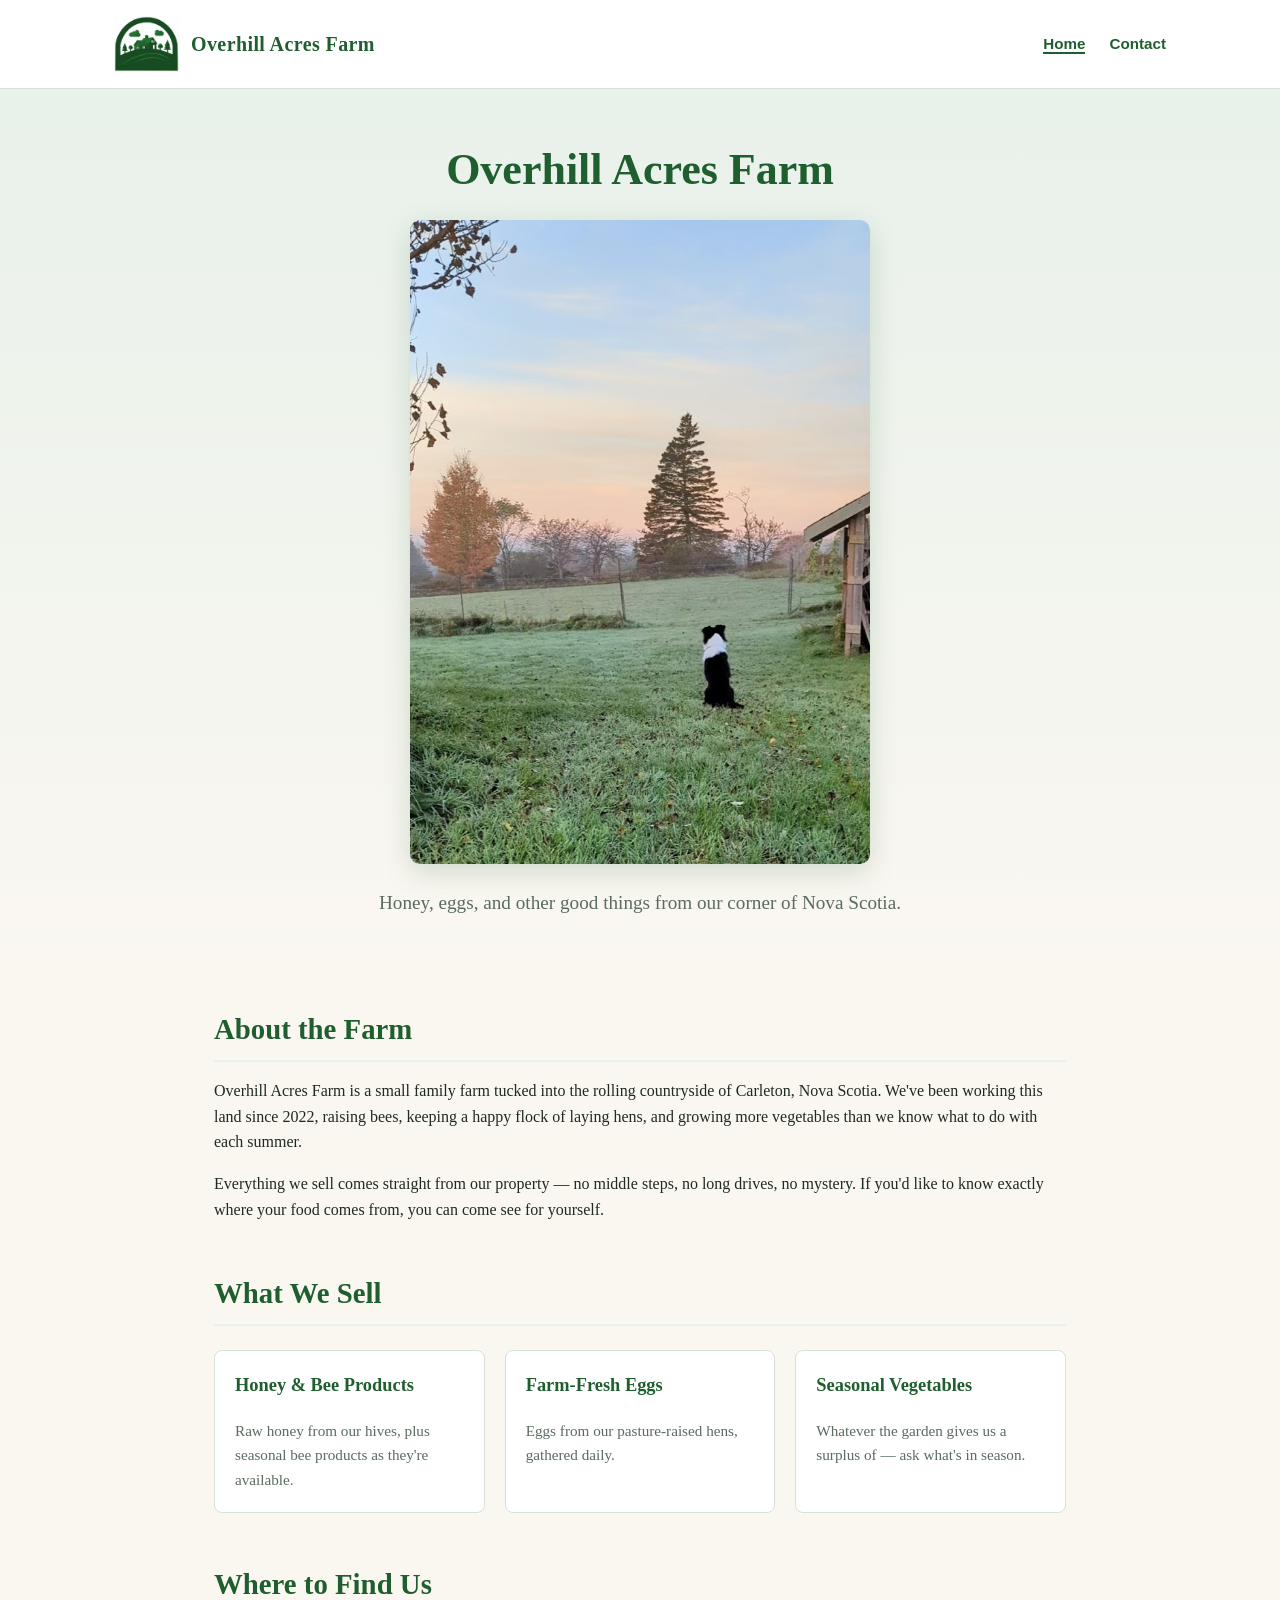
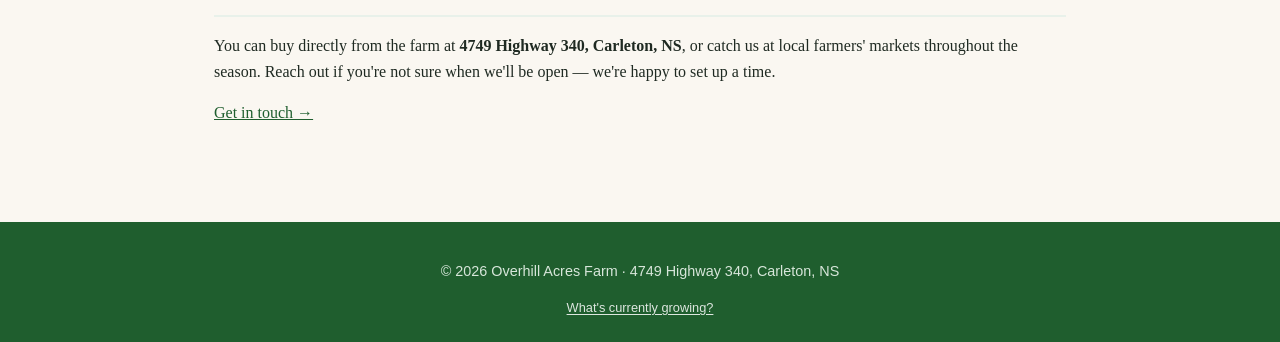
<file: index.html>
<!DOCTYPE html>
<html lang="en">
<head>
<meta charset="UTF-8" />
<meta name="viewport" content="width=device-width, initial-scale=1.0" />
<title>Overhill Acres Farm — Honey, Eggs &amp; More from Carleton, NS</title>
<meta name="description" content="Overhill Acres Farm in Carleton, Nova Scotia. Local honey and bee products, farm-fresh eggs, and seasonal vegetables." />
<link rel="stylesheet" href="styles.css" />
<link rel="icon" type="image/png" href="logo-icon.png" />
</head>
<body>

<header class="site-header">
  <div class="nav-wrap">
    <a class="brand" href="./">
      <img src="logo-icon.png" alt="Overhill Acres Farm logo" />
      <span class="brand-text">Overhill Acres Farm</span>
    </a>
    <nav>
      <ul>
        <li><a href="./" class="active">Home</a></li>
        <li><a href="contact.html">Contact</a></li>
      </ul>
    </nav>
  </div>
</header>

<section class="hero">
  <h1>Overhill Acres Farm</h1>
  <img src="hero.png" alt="Dax watching the sunrise over a frosty field at Overhill Acres Farm" class="hero-image" />
  <p class="tagline">Honey, eggs, and other good things from our corner of Nova Scotia.</p>
</section>

<main>

  <section id="about">
    <h2>About the Farm</h2>
    <p>
      Overhill Acres Farm is a small family farm tucked into the rolling countryside of
      Carleton, Nova Scotia. We've been working this land since 2022, raising bees,
      keeping a happy flock of laying hens, and growing more vegetables than we know what
      to do with each summer.
    </p>
    <p>
      Everything we sell comes straight from our property — no middle steps, no long
      drives, no mystery. If you'd like to know exactly where your food comes from, you
      can come see for yourself.
    </p>
  </section>

  <section id="products">
    <h2>What We Sell</h2>
    <div class="products">
      <div class="product-card">
        <h3>Honey &amp; Bee Products</h3>
        <p>Raw honey from our hives, plus seasonal bee products as they're available.</p>
      </div>
      <div class="product-card">
        <h3>Farm-Fresh Eggs</h3>
        <p>Eggs from our pasture-raised hens, gathered daily.</p>
      </div>
      <div class="product-card">
        <h3>Seasonal Vegetables</h3>
        <p>Whatever the garden gives us a surplus of — ask what's in season.</p>
      </div>
    </div>
  </section>

  <section id="where-to-find-us">
    <h2>Where to Find Us</h2>
    <p>
      You can buy directly from the farm at <strong>4749 Highway 340, Carleton, NS</strong>,
      or catch us at local farmers' markets throughout the season. Reach out if you're
      not sure when we'll be open — we're happy to set up a time.
    </p>
    <p><a href="contact.html">Get in touch &rarr;</a></p>
  </section>

</main>

<footer>
  <p>&copy; <span id="year"></span> Overhill Acres Farm · 4749 Highway 340, Carleton, NS</p>
  <p class="footer-link"><a href="garden/">What's currently growing?</a></p>
</footer>

<script>document.getElementById('year').textContent = new Date().getFullYear();</script>

</body>
</html>
</file>
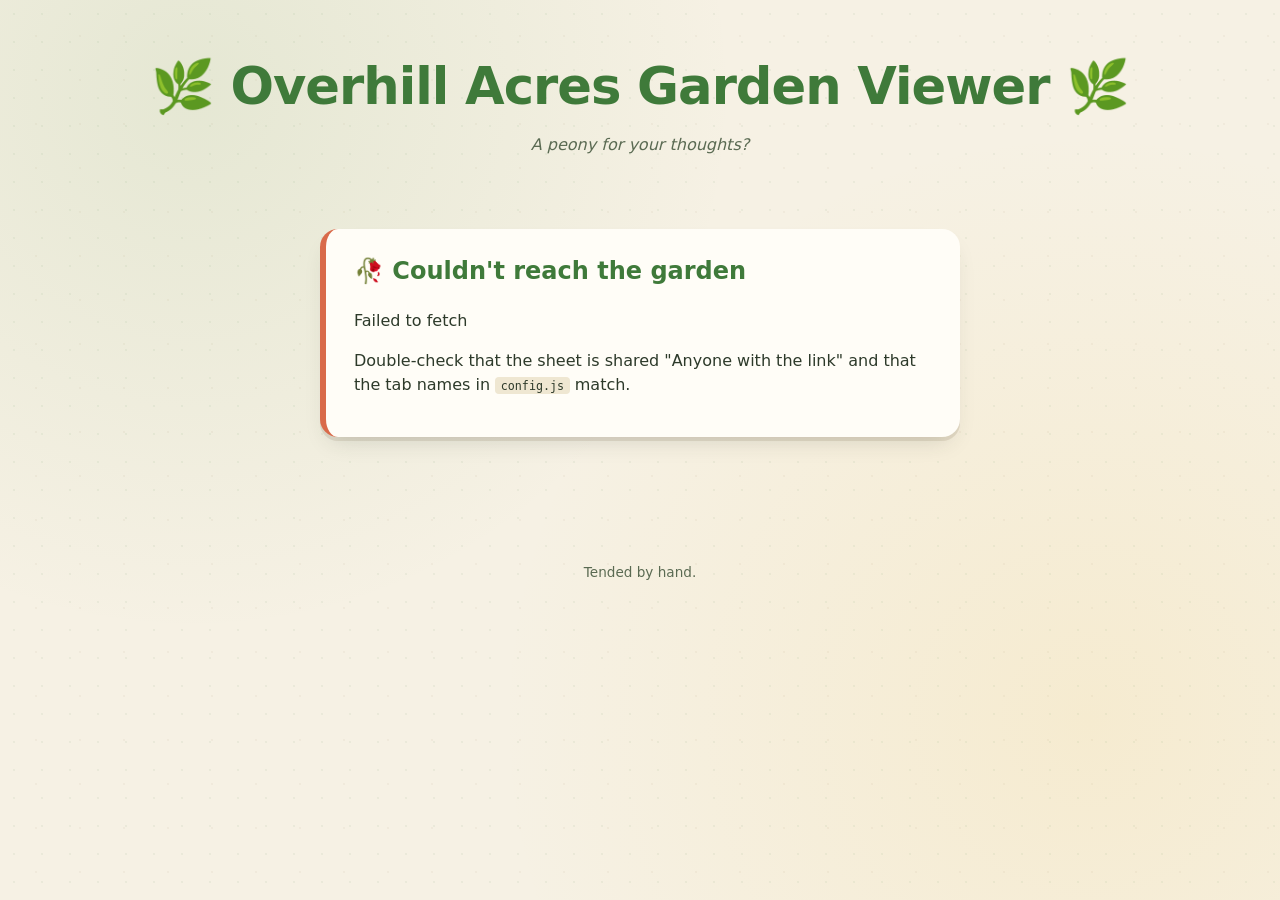
<file: garden/index.html>
<!DOCTYPE html>
<html lang="en">
<head>
  <meta charset="UTF-8" />
  <meta name="viewport" content="width=device-width, initial-scale=1.0" />
  <title>My Garden</title>
  <link rel="stylesheet" href="styles.css" />
  <link rel="icon" href="data:image/svg+xml,%3Csvg xmlns='http://www.w3.org/2000/svg' viewBox='0 0 64 64'%3E%3Ctext y='52' font-size='52'%3E%F0%9F%8C%B1%3C/text%3E%3C/svg%3E" />
</head>
<body>
  <header class="site-header">
    <h1><span class="logo-leaf">🌿</span> Overhill Acres Garden Viewer <span class="logo-leaf">🌿</span></h1>
    <p class="tagline">A little patch of dirt, growing things.</p>
  </header>

  <main id="app">
    <div class="loading">
      <div class="loading-leaf">🌱</div>
      <p>Checking on the garden…</p>
    </div>
  </main>

  <footer class="site-footer">
    <p>Tended by hand. <span id="last-fetched"></span></p>
  </footer>

  <template id="bed-card-template">
    <article class="bed-card">
      <header class="bed-header">
        <h2 class="bed-name"></h2>
        <span class="bed-badge"></span>
      </header>
      <div class="bed-photos"></div>
      <div class="bed-allocation">
        <div class="allocation-bar"></div>
        <p class="allocation-empty-label"></p>
      </div>
      <ul class="plant-list"></ul>
      <footer class="bed-footer">
        <span class="bed-notes"></span>
        <span class="bed-updated"></span>
      </footer>
    </article>
  </template>

  <script src="config.js"></script>
  <script src="app.js"></script>
</body>
</html>
</file>
<file: styles.css>
:root {
  --green-dark: #1f5e2e;
  --green-mid: #2f7a3f;
  --green-light: #e8f1ea;
  --cream: #faf7f1;
  --text: #1f2a22;
  --muted: #5a6b5f;
  --border: #d7e1d9;
  --honey: #f4c542;
  --honey-deep: #b07c0c;
}

* { box-sizing: border-box; }

html, body {
  margin: 0;
  padding: 0;
  font-family: Georgia, "Iowan Old Style", "Palatino Linotype", serif;
  color: var(--text);
  background: var(--cream);
  line-height: 1.6;
}

a { color: var(--green-dark); }
a:hover { color: var(--honey-deep); }

header.site-header {
  background: #fff;
  border-bottom: 1px solid var(--border);
}

.nav-wrap {
  max-width: 1100px;
  margin: 0 auto;
  padding: 1rem 1.5rem;
  display: flex;
  align-items: center;
  justify-content: space-between;
  flex-wrap: wrap;
  gap: 1rem;
}

.brand {
  display: flex;
  align-items: center;
  gap: 0.75rem;
  text-decoration: none;
  color: var(--green-dark);
}

.brand img {
  height: 56px;
  width: auto;
}

.brand-text {
  font-weight: 700;
  font-size: 1.25rem;
  letter-spacing: 0.02em;
}

nav ul {
  list-style: none;
  display: flex;
  gap: 1.5rem;
  margin: 0;
  padding: 0;
}

nav a {
  text-decoration: none;
  font-weight: 600;
  font-family: -apple-system, BlinkMacSystemFont, "Segoe UI", sans-serif;
  font-size: 0.95rem;
}

nav a.active { border-bottom: 2px solid var(--green-dark); }

.hero {
  background: linear-gradient(180deg, var(--green-light), var(--cream));
  padding: 3.5rem 1.5rem 2rem;
  text-align: center;
  margin-bottom: 0;
}

.hero h1 {
  color: var(--green-dark);
  font-size: 2.75rem;
  margin: 0 0 1.5rem;
  line-height: 1.15;
}

.hero-image {
  display: block;
  margin: 0 auto 1.5rem;
  width: 100%;
  max-width: 460px;
  height: auto;
  border-radius: 10px;
  box-shadow: 0 8px 28px rgba(31, 94, 46, 0.18);
}

.hero p.tagline {
  color: var(--muted);
  font-size: 1.2rem;
  margin: 0 auto;
  max-width: 600px;
}

@media (max-width: 720px) {
  .hero { padding: 2.5rem 1.5rem 1.5rem; }
  .hero h1 { font-size: 2rem; margin-bottom: 1.25rem; }
  .hero-image { max-width: 280px; margin-bottom: 1.25rem; }
  .hero p.tagline { font-size: 1.05rem; }
}

main {
  max-width: 900px;
  margin: 0 auto;
  padding: 2rem 1.5rem 3rem;
}

section { margin-bottom: 3rem; }

h2 {
  color: var(--green-dark);
  font-size: 1.8rem;
  border-bottom: 2px solid var(--green-light);
  padding-bottom: 0.5rem;
  margin-bottom: 1rem;
}

.products {
  display: grid;
  grid-template-columns: repeat(auto-fit, minmax(220px, 1fr));
  gap: 1.25rem;
  margin-top: 1.5rem;
}

.product-card {
  background: #fff;
  border: 1px solid var(--border);
  border-radius: 8px;
  padding: 1.25rem;
}

.product-card h3 {
  margin-top: 0;
  color: var(--green-dark);
  font-size: 1.15rem;
}

.product-card p {
  margin: 0;
  color: var(--muted);
  font-size: 0.95rem;
}

.contact-grid {
  display: grid;
  grid-template-columns: 1fr 1fr;
  gap: 2rem;
  margin-top: 1.5rem;
}

@media (max-width: 720px) {
  .contact-grid { grid-template-columns: 1fr; }
  .hero h1 { font-size: 2rem; }
}

.contact-info p { margin: 0.4rem 0; }
.contact-info strong { color: var(--green-dark); }

form {
  display: flex;
  flex-direction: column;
  gap: 0.75rem;
}

label {
  font-weight: 600;
  font-family: -apple-system, BlinkMacSystemFont, "Segoe UI", sans-serif;
  font-size: 0.9rem;
  color: var(--muted);
}

input, textarea {
  font: inherit;
  padding: 0.6rem 0.75rem;
  border: 1px solid var(--border);
  border-radius: 6px;
  background: #fff;
}

input:focus, textarea:focus {
  outline: none;
  border-color: var(--green-mid);
  box-shadow: 0 0 0 3px rgba(47, 122, 63, 0.15);
}

textarea { min-height: 130px; resize: vertical; }

button {
  background: var(--green-dark);
  color: #fff;
  border: none;
  padding: 0.75rem 1.5rem;
  border-radius: 6px;
  font-weight: 700;
  font-family: -apple-system, BlinkMacSystemFont, "Segoe UI", sans-serif;
  cursor: pointer;
  align-self: flex-start;
}

button:hover { background: var(--green-mid); }

button[disabled] {
  background: var(--muted);
  cursor: not-allowed;
  opacity: 0.7;
}

input[aria-invalid="true"], textarea[aria-invalid="true"] {
  border-color: #b3261e;
  background: #fdf3f2;
}

.field-error {
  color: #b3261e;
  font-size: 0.85rem;
  font-family: -apple-system, BlinkMacSystemFont, "Segoe UI", sans-serif;
  min-height: 1rem;
  margin-top: -0.25rem;
}

.field-error:empty { display: none; }

[data-fs-success], [data-fs-error]:not([data-fs-error*=""]) { display: none; }

[data-fs-success].fs-visible,
[data-fs-success][data-fs-visible],
[data-fs-success]:not(:empty).fs-shown {
  display: block;
}

.form-success {
  background: var(--green-light);
  color: var(--green-dark);
  border: 1px solid var(--green-mid);
  padding: 0.9rem 1rem;
  border-radius: 6px;
  font-family: -apple-system, BlinkMacSystemFont, "Segoe UI", sans-serif;
  font-size: 0.95rem;
  display: none;
}

.form-success[data-fs-success-visible],
.form-success.is-visible {
  display: block;
}

form.fs-success .form-success { display: block; }
form.fs-success > label,
form.fs-success > input,
form.fs-success > textarea,
form.fs-success > button,
form.fs-success > .field-error,
form.fs-success > .form-error { display: none; }

.form-error {
  background: #fdf3f2;
  color: #b3261e;
  border: 1px solid #b3261e;
  padding: 0.75rem 1rem;
  border-radius: 6px;
  font-family: -apple-system, BlinkMacSystemFont, "Segoe UI", sans-serif;
  font-size: 0.9rem;
}

.form-error:empty { display: none; }

.social a {
  display: inline-block;
  margin-right: 1rem;
  text-decoration: none;
  font-weight: 600;
  font-family: -apple-system, BlinkMacSystemFont, "Segoe UI", sans-serif;
}

footer {
  background: var(--green-dark);
  color: #d7e6da;
  text-align: center;
  padding: 1.5rem;
  font-size: 0.9rem;
  font-family: -apple-system, BlinkMacSystemFont, "Segoe UI", sans-serif;
}

footer a { color: #fff; }
footer a:hover { color: var(--honey); }

.footer-link {
  margin: 0.4rem 0 0;
  font-size: 0.8rem;
  opacity: 0.85;
}

.footer-link a {
  text-decoration: underline;
  text-underline-offset: 2px;
}
</file>
<file: garden/styles.css>
:root {
  --bg: #f6f1e4;
  --bg-pattern: #efe7d2;
  --ink: #2d3a2a;
  --ink-soft: #5a6a52;
  --leaf: #6aa15a;
  --leaf-deep: #3f7a3a;
  --leaf-pale: #c7dcb7;
  --soil: #8a6a3f;
  --soil-deep: #5d4426;
  --sun: #f4c95d;
  --bloom: #e98a9c;
  --fruit: #d96a4a;
  --sky: #b9d6e8;
  --card: #fffdf7;
  --shadow: 0 4px 0 rgba(93, 68, 38, 0.12), 0 12px 24px -10px rgba(45, 58, 42, 0.18);
  --radius: 18px;
  --font: "Quicksand", "Nunito", "Segoe UI", system-ui, sans-serif;
}

* { box-sizing: border-box; }

body {
  margin: 0;
  font-family: var(--font);
  color: var(--ink);
  background:
    radial-gradient(circle at 15% 10%, rgba(106, 161, 90, 0.12), transparent 40%),
    radial-gradient(circle at 85% 80%, rgba(244, 201, 93, 0.15), transparent 45%),
    var(--bg);
  min-height: 100vh;
  line-height: 1.5;
}

body::before {
  content: "";
  position: fixed;
  inset: 0;
  pointer-events: none;
  background-image:
    radial-gradient(circle, rgba(63, 122, 58, 0.06) 1px, transparent 1.5px),
    radial-gradient(circle, rgba(138, 106, 63, 0.05) 1px, transparent 1.5px);
  background-size: 28px 28px, 44px 44px;
  background-position: 0 0, 14px 14px;
  z-index: -1;
}

.site-header {
  text-align: center;
  padding: 3rem 1rem 1.5rem;
}

.site-header h1 {
  margin: 0;
  font-size: clamp(2rem, 5vw, 3.2rem);
  letter-spacing: -0.02em;
  color: var(--leaf-deep);
}

.logo-leaf {
  display: inline-block;
  animation: sway 4s ease-in-out infinite;
  transform-origin: 50% 90%;
}

@keyframes sway {
  0%, 100% { transform: rotate(-6deg); }
  50%      { transform: rotate(8deg); }
}

.tagline {
  margin: 0.5rem 0 0;
  color: var(--ink-soft);
  font-style: italic;
}

main {
  max-width: 1600px;
  margin: 0 auto;
  padding: 1rem clamp(1rem, 4vw, 2rem) 3rem;
}

.bed-grid {
  display: grid;
  gap: 1.5rem;
  grid-template-columns: repeat(auto-fill, minmax(320px, 1fr));
}

.bed-grid.is-placed {
  grid-template-columns: repeat(var(--grid-cols, 1), minmax(0, 1fr));
  grid-auto-rows: minmax(0, 1fr);
  align-items: stretch;
}

@media (max-width: 700px) {
  .bed-grid.is-placed {
    grid-template-columns: 1fr;
    grid-auto-rows: auto;
  }
  .bed-grid.is-placed > .bed-card {
    grid-column: auto !important;
    grid-row: auto !important;
  }
}

.bed-card {
  background: var(--card);
  border-radius: var(--radius);
  box-shadow: var(--shadow);
  padding: 1.25rem 1.25rem 1rem;
  display: flex;
  flex-direction: column;
  gap: 0.85rem;
  position: relative;
  overflow: hidden;
  border: 2px solid transparent;
  transition: transform 0.15s ease;
}

.bed-card:hover { transform: translateY(-2px); }

.bed-card::before {
  content: "";
  position: absolute;
  top: 0; left: 0; right: 0;
  height: 6px;
  background: linear-gradient(90deg, var(--leaf), var(--leaf-pale), var(--sun));
}

.bed-card.is-greenhouse {
  background: linear-gradient(180deg, rgba(185, 214, 232, 0.35), var(--card) 40%);
  border-color: rgba(185, 214, 232, 0.7);
}

.bed-card.is-greenhouse::before {
  background: linear-gradient(90deg, var(--sky), #d9eaf2, var(--sun));
}

.bed-header {
  display: flex;
  align-items: baseline;
  justify-content: space-between;
  gap: 0.5rem;
  flex-wrap: wrap;
}

.bed-name {
  margin: 0;
  font-size: 1.35rem;
  color: var(--leaf-deep);
}

.bed-badge {
  font-size: 0.75rem;
  background: var(--sky);
  color: #2c4a5c;
  padding: 0.2rem 0.55rem;
  border-radius: 999px;
  letter-spacing: 0.04em;
  text-transform: uppercase;
  font-weight: 700;
}

.bed-badge:empty { display: none; }

.bed-photos {
  position: relative;
  border-radius: 12px;
  overflow: hidden;
  background: var(--bg-pattern);
  aspect-ratio: 16 / 10;
}

.bed-photos:empty { display: none; }

.bed-photos img {
  width: 100%;
  height: 100%;
  object-fit: cover;
  display: block;
  position: absolute;
  inset: 0;
  opacity: 0;
  transition: opacity 0.6s ease;
}

.bed-photos img.is-active { opacity: 1; }

.photo-dots {
  position: absolute;
  bottom: 0.5rem;
  left: 50%;
  transform: translateX(-50%);
  display: flex;
  gap: 0.35rem;
  background: rgba(45, 58, 42, 0.45);
  padding: 0.25rem 0.5rem;
  border-radius: 999px;
}

.photo-dots button {
  width: 8px;
  height: 8px;
  border-radius: 50%;
  border: 0;
  padding: 0;
  background: rgba(255, 253, 247, 0.5);
  cursor: pointer;
}

.photo-dots button.is-active { background: var(--card); }

.bed-allocation { margin: 0.25rem 0; }

.allocation-bar {
  display: flex;
  height: 14px;
  border-radius: 999px;
  overflow: hidden;
  background: repeating-linear-gradient(
    45deg,
    var(--bg-pattern),
    var(--bg-pattern) 6px,
    #e6dcc4 6px,
    #e6dcc4 12px
  );
  box-shadow: inset 0 1px 2px rgba(93, 68, 38, 0.2);
}

.allocation-segment {
  height: 100%;
  transition: width 0.4s ease;
}

.allocation-empty-label {
  margin: 0.4rem 0 0;
  font-size: 0.8rem;
  color: var(--ink-soft);
  font-style: italic;
}

.allocation-empty-label:empty { display: none; }

.plant-list {
  list-style: none;
  margin: 0;
  padding: 0;
  display: grid;
  grid-template-columns: repeat(auto-fill, minmax(220px, 1fr));
  gap: 0.5rem;
}

.plant-list:empty { display: none; }

.plant-row {
  display: grid;
  grid-template-columns: auto 1fr auto;
  align-items: center;
  gap: 0.6rem;
  padding: 0.55rem 0.7rem;
  background: rgba(199, 220, 183, 0.25);
  border-radius: 10px;
  border-left: 4px solid var(--plant-color, var(--leaf));
}

.plant-stage-icon {
  font-size: 1.4rem;
  line-height: 1;
}

.plant-meta {
  display: flex;
  flex-direction: column;
  min-width: 0;
}

.plant-name {
  font-weight: 700;
  color: var(--ink);
  overflow: hidden;
  text-overflow: ellipsis;
  white-space: nowrap;
}

.plant-stage {
  font-size: 0.78rem;
  color: var(--ink-soft);
}

.plant-notes {
  display: block;
  font-size: 0.78rem;
  color: var(--ink-soft);
  font-style: italic;
  margin-top: 0.15rem;
}

.plant-percent {
  font-variant-numeric: tabular-nums;
  font-weight: 700;
  color: var(--leaf-deep);
}

.bed-footer {
  display: flex;
  justify-content: space-between;
  align-items: flex-end;
  gap: 0.5rem;
  margin-top: auto;
  font-size: 0.78rem;
  color: var(--ink-soft);
}

.bed-notes {
  font-style: italic;
  flex: 1;
}

.bed-updated {
  white-space: nowrap;
}

.loading {
  text-align: center;
  padding: 4rem 1rem;
  color: var(--ink-soft);
}

.loading-leaf {
  font-size: 3rem;
  animation: sway 2s ease-in-out infinite;
  display: inline-block;
  transform-origin: 50% 90%;
}

.error, .setup {
  max-width: 640px;
  margin: 2rem auto;
  background: var(--card);
  border-radius: var(--radius);
  padding: 1.5rem 1.75rem;
  box-shadow: var(--shadow);
  border-left: 6px solid var(--fruit);
}

.setup { border-left-color: var(--sun); }

.setup h2, .error h2 {
  margin-top: 0;
  color: var(--leaf-deep);
}

.setup code, .error code {
  background: var(--bg-pattern);
  padding: 0.1rem 0.35rem;
  border-radius: 4px;
  font-size: 0.9em;
}

.setup ol { padding-left: 1.2rem; }
.setup li { margin-bottom: 0.5rem; }

.site-footer {
  text-align: center;
  padding: 2rem 1rem 3rem;
  color: var(--ink-soft);
  font-size: 0.85rem;
}

@media (max-width: 480px) {
  .bed-grid { grid-template-columns: 1fr; }
  .site-header { padding-top: 2rem; }
}
</file>
